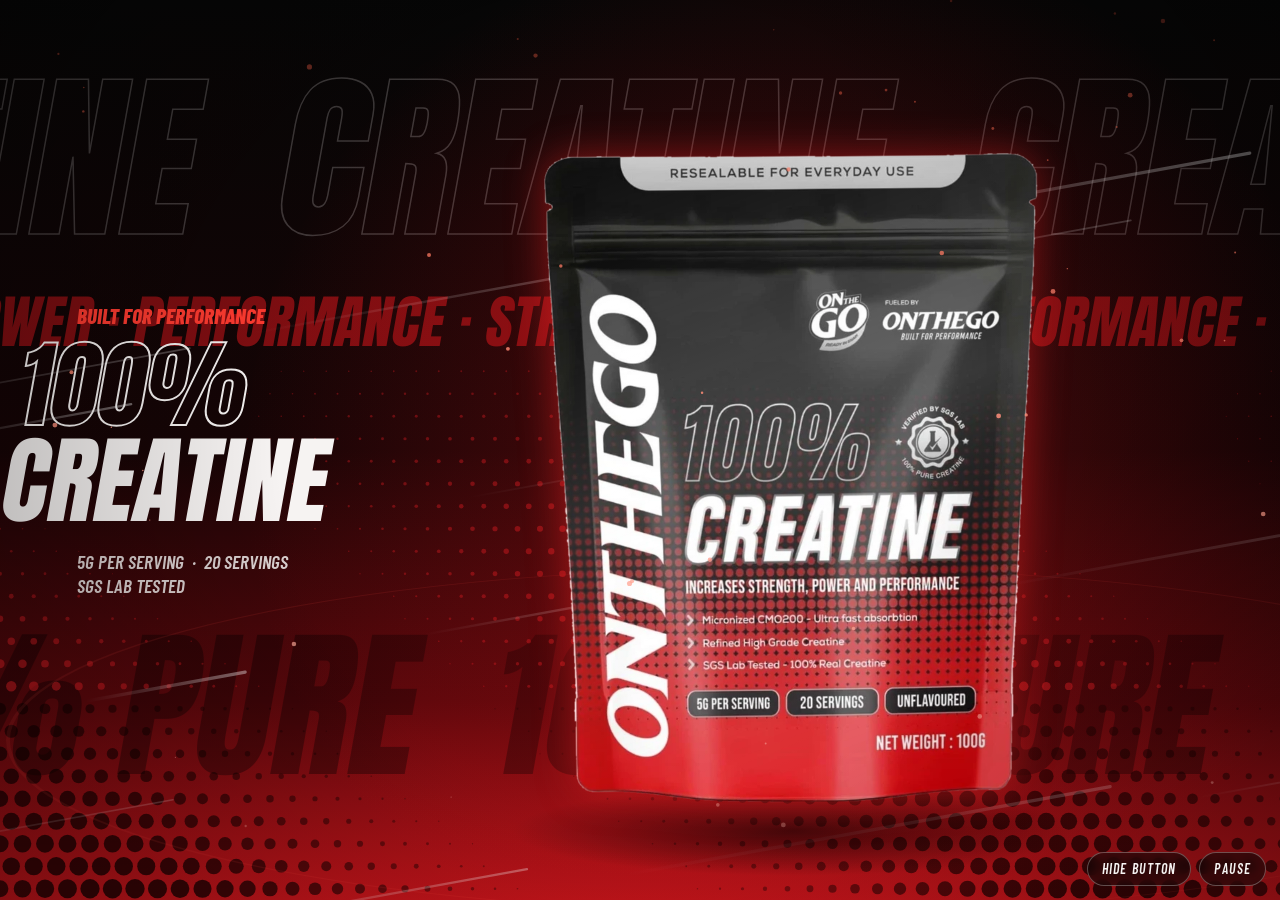
<file: assets/loops/creatine-surge.html>
<!doctype html><html lang="en"><head><meta charset=utf8><meta name=viewport content="width=device-width,initial-scale=1,viewport-fit=cover"><style>:root{color-scheme:light;box-sizing:border-box;padding-top:env(safe-area-inset-top,0px);padding-bottom:env(safe-area-inset-bottom,0px)}html{scroll-padding-top:env(safe-area-inset-top,0px)}body{margin:0;padding:0;font:14px -apple-system,BlinkMacSystemFont,sans-serif;background:#fff;color:#000}img{max-width:100%}[hidden]:not([hidden=until-found i]){display:none!important}</style></head><body>
<title>Creatine Surge Loop</title>
<meta name="claude:viewport-fit-sides" content="cover">
<link rel="preconnect" href="https://fonts.googleapis.com">
<link rel="stylesheet" href="https://fonts.googleapis.com/css2?family=Anton&family=Barlow+Condensed:ital,wght@1,600;1,800&display=swap">
<style>
/* Layout: full-bleed canvas scene (marquee type, halftone, product hero); one small control bottom-right */
:root{
  --ink:#070707;
  --red:#d9161c;
  --hot:#ff3b30;
  --white:#f6f3f2;
  --display:"Anton","Impact","Arial Narrow",sans-serif;
  --label:"Barlow Condensed","Arial Narrow",sans-serif;
  color-scheme:dark;
}
html,body{height:100%}
body{background:var(--ink);color:var(--white);overflow:hidden;font-family:var(--label)}
canvas{position:fixed;inset:0;width:100%;height:100%;display:block}
.bar{position:fixed;right:calc(14px + env(safe-area-inset-right,0px));bottom:calc(14px + env(safe-area-inset-bottom,0px));display:flex;gap:8px;z-index:5}
.bar button{font:italic 600 14px/1 var(--label);letter-spacing:.08em;text-transform:uppercase;color:var(--white);
  background:rgba(7,7,7,.55);border:1px solid rgba(246,243,242,.3);border-radius:999px;padding:9px 14px;cursor:pointer;backdrop-filter:blur(6px)}
.bar button:hover{border-color:var(--hot)}
.bar button:focus-visible{outline:2px solid var(--hot);outline-offset:2px}
</style>

<canvas id="c" role="img" aria-label="Looping animated background with the 100% Creatine pouch floating over a black and red halftone scene"></canvas>
<div class="bar"><button id="ui" type="button">Hide button</button><button id="playBtn" type="button">Pause</button></div>

<script>
const POUCH="[data-uri]";
const cv=document.getElementById('c'),ctx=cv.getContext('2d');
const LOOP=6, TAU=Math.PI*2;
let W,H,dpr,running=true,t0=performance.now(),paused=0;
const reduce=matchMedia('(prefers-reduced-motion: reduce)').matches;
const img=new Image();img.src=POUCH;

function resize(){dpr=Math.min(devicePixelRatio||1,2);W=innerWidth;H=innerHeight;cv.width=W*dpr;cv.height=H*dpr;ctx.setTransform(dpr,0,0,dpr,0,0);}
addEventListener('resize',()=>{resize();if(!running)draw(paused);});resize();

const rnd=(s=>()=>(s=(s*16807)%2147483647)/2147483647)(7);
const streaks=Array.from({length:22},()=>({y:rnd(),off:rnd(),len:.12+rnd()*.3,w:1+rnd()*2.5,speed:1+Math.floor(rnd()*2),a:.2+rnd()*.5}));
const sparks=Array.from({length:60},()=>({x:rnd(),off:rnd(),r:.6+rnd()*2,speed:1+Math.floor(rnd()*2),sway:rnd()*TAU}));

let _sc;function sheenCanvas(pw,ph){const w=Math.round(pw*dpr),h=Math.round(ph*dpr);if(!_sc)_sc=document.createElement('canvas');if(_sc.width!==w||_sc.height!==h){_sc.width=w;_sc.height=h;}return _sc;}
function fitFont(text,font,size,max){ctx.font=font(size);const w=ctx.measureText(text).width;if(w>max){size*=max/w;ctx.font=font(size);}return size;}
function marquee(text,y,size,dir,p,style,alpha){
  ctx.save();ctx.font=`${size}px Anton, Impact, sans-serif`;
  const unit=ctx.measureText(text).width;
  ctx.translate(0,y);ctx.transform(1,0,-0.18,1,0,0); // italic skew
  const off=((dir>0?p:1-p)*unit)%unit;
  ctx.globalAlpha=alpha;
  for(let x=-unit+off-unit; x<W+unit*2; x+=unit){
    if(style==='stroke'){ctx.lineWidth=1.5;ctx.strokeStyle='#f6f3f2';ctx.strokeText(text,x,0);}
    else{ctx.fillStyle=style;ctx.fillText(text,x,0);}
  }
  ctx.restore();
}

function draw(now){
  const t=((now-t0)/1000)%LOOP, p=t/LOOP;
  const beat=Math.pow(Math.max(0,Math.sin(p*TAU*2)),8);
  const portrait=H>W*1.05;

  // base gradient: black top into red floor, like the pouch
  const g=ctx.createLinearGradient(0,0,0,H);
  g.addColorStop(0,'#060606');g.addColorStop(.5,'#160405');g.addColorStop(.78,'#5a070b');g.addColorStop(1,'#c3141a');
  ctx.fillStyle=g;ctx.fillRect(0,0,W,H);

  // product anchor
  const ph=Math.min(H*(portrait?.48:.72), W*(portrait?.9:.42)/0.761);
  const pw=ph*0.761, cx=portrait?W/2:W*.62, cy=H*(portrait?.5:.52);

  // giant marquee type behind everything
  const big=Math.min(H*.2,W*.22);
  marquee('CREATINE  ',H*.26,big,1,p,'stroke',.22);
  marquee('STRENGTH · POWER · PERFORMANCE · ',H*.26+big*.62,big*.32,-1,p,'rgba(217,22,28,.55)',1);
  marquee('100% PURE  ',H*.86,big*.9,-1,p,'rgba(0,0,0,.35)',1);

  // halftone field with rolling diagonal wave
  const step=Math.max(14,Math.min(W,H)/40);
  for(let y=step/2;y<H+step;y+=step){
    const row=Math.round(y/step), shift=(row%2)*step/2, fy=y/H;
    for(let x=-step+shift;x<W+step;x+=step){
      const base=Math.max(0,(fy-.35)/.65);
      const wave=Math.sin((x/W*1.3-fy*1.1)*TAU-p*TAU*2);
      const s=base*(.5+.5*wave)+beat*base*.3;
      const r=step*.44*Math.min(1,s); if(r<.6)continue;
      ctx.fillStyle=(fy>.78?'rgba(15,0,0,':'rgba(225,30,36,')+(.3+.5*Math.min(1,s))+')';
      ctx.beginPath();ctx.arc(x,y,r,0,TAU);ctx.fill();
    }
  }

  // shockwave rings from the product on each beat
  for(let k=0;k<2;k++){
    const q=(p*2+k*.0)%1; // one ring per beat
    const rr=ph*(.35+q*1.1);
    ctx.save();ctx.translate(cx,cy+ph*.42);ctx.scale(1,.22);
    ctx.strokeStyle=`rgba(255,80,70,${(1-q)*.55})`;ctx.lineWidth=3/(.22)*(1-q)+1;
    ctx.beginPath();ctx.arc(0,0,rr,0,TAU);ctx.stroke();ctx.restore();
    break;
  }

  // glow behind pouch
  const gl=ctx.createRadialGradient(cx,cy,0,cx,cy,ph*.85);
  gl.addColorStop(0,`rgba(255,45,40,${.55+beat*.3})`);gl.addColorStop(.5,'rgba(200,20,25,.18)');gl.addColorStop(1,'rgba(200,20,25,0)');
  ctx.fillStyle=gl;ctx.fillRect(0,0,W,H);

  // speed streaks
  ctx.save();ctx.translate(W/2,H/2);ctx.rotate(-0.18);ctx.translate(-W/2,-H/2);
  for(const s of streaks){
    const prog=(p*s.speed+s.off)%1, x=-W*.4+prog*W*1.8, len=s.len*W, y=s.y*H*1.2-H*.1;
    const lg=ctx.createLinearGradient(x-len,0,x,0);
    lg.addColorStop(0,'rgba(255,255,255,0)');lg.addColorStop(1,`rgba(255,255,255,${s.a*(.6+beat*.4)})`);
    ctx.strokeStyle=lg;ctx.lineWidth=s.w;ctx.lineCap='round';
    ctx.beginPath();ctx.moveTo(x-len,y);ctx.lineTo(x,y);ctx.stroke();
  }
  ctx.restore();

  // pouch: float + slight tilt, contact shadow
  const bob=Math.sin(p*TAU)*ph*.025, tilt=Math.sin(p*TAU+1)*.03, punch=1+beat*.012;
  const shY=cy+ph*.5+ph*.06, shS=1-Math.sin(p*TAU)*.08;
  const sh=ctx.createRadialGradient(cx,shY,0,cx,shY,pw*.6*shS);
  sh.addColorStop(0,'rgba(0,0,0,.6)');sh.addColorStop(1,'rgba(0,0,0,0)');
  ctx.save();ctx.translate(cx,shY);ctx.scale(1,.16);ctx.translate(-cx,-shY);ctx.fillStyle=sh;ctx.fillRect(cx-pw,shY-pw,pw*2,pw*2);ctx.restore();
  if(img.complete&&img.naturalWidth){
    ctx.save();ctx.translate(cx,cy+bob);ctx.rotate(tilt);ctx.scale(punch,punch);
    ctx.shadowColor='rgba(255,40,40,.45)';ctx.shadowBlur=40+beat*30;
    ctx.drawImage(img,-pw/2,-ph/2,pw,ph);
    ctx.shadowBlur=0;
    // moving sheen, clipped to the pouch via an offscreen layer
    const oc=sheenCanvas(pw,ph), o=oc.getContext('2d');
    o.globalCompositeOperation='copy';o.drawImage(img,0,0,oc.width,oc.height);
    o.globalCompositeOperation='source-in';
    const sx=(-.4+p*1.8)*oc.width;
    const sg=o.createLinearGradient(sx-oc.width*.25,0,sx+oc.width*.25,oc.height);
    sg.addColorStop(0,'rgba(255,255,255,0)');sg.addColorStop(.5,'rgba(255,255,255,.18)');sg.addColorStop(1,'rgba(255,255,255,0)');
    o.fillStyle=sg;o.fillRect(0,0,oc.width,oc.height);
    ctx.drawImage(oc,-pw/2,-ph/2,pw,ph);
    ctx.restore();
  }

  // rising sparks in front
  for(const k of sparks){
    const prog=(p*k.speed+k.off)%1, y=H*(1.05-prog*1.15), x=k.x*W+Math.sin(prog*TAU+k.sway)*14, a=Math.sin(prog*Math.PI);
    ctx.fillStyle=`rgba(255,${210-prog*130|0},${200-prog*150|0},${a*.85})`;
    ctx.beginPath();ctx.arc(x,y,k.r,0,TAU);ctx.fill();
  }

  // headline block (landscape: left; portrait: top)
  ctx.save();ctx.fillStyle='#f6f3f2';ctx.textBaseline='alphabetic';
  if(!portrait){
    const lx=Math.max(24,W*.06); let s=Math.min(W*.075,H*.14); ctx.font=`${s}px Anton, Impact, sans-serif`; {const maxW=(cx-pw*.55)-lx-10, w=ctx.measureText('CREATINE').width; if(w>maxW) s*=maxW/w;}
    ctx.font=`italic 800 ${s*.22}px "Barlow Condensed", sans-serif`;ctx.fillStyle='#ff3b30';
    ctx.fillText('BUILT FOR PERFORMANCE',lx,H*.36);
    ctx.transform(1,0,-0.18,1,lx*0.18,0);ctx.fillStyle='#f6f3f2';
    ctx.font=`${s}px Anton, Impact, sans-serif`;ctx.lineWidth=2;ctx.strokeStyle='#f6f3f2';
    ctx.strokeText('100%',lx,H*.36+s*1.05);ctx.fillText('CREATINE',lx,H*.36+s*2.05);
    ctx.setTransform(dpr,0,0,dpr,0,0);
    ctx.font=`italic 600 ${s*.2}px "Barlow Condensed", sans-serif`;ctx.fillStyle='rgba(246,243,242,.85)';
    ctx.fillText('5G PER SERVING  ·  20 SERVINGS',lx,H*.36+s*2.55);ctx.fillText('SGS LAB TESTED',lx,H*.36+s*2.8);
  }else{
    const s=Math.min(W*.13,H*.07);ctx.textAlign='center';
    ctx.font=`italic 800 ${s*.32}px "Barlow Condensed", sans-serif`;ctx.fillStyle='#ff3b30';
    ctx.fillText('BUILT FOR PERFORMANCE',W/2,H*.11);
    ctx.fillStyle='#f6f3f2';
    const hs=fitFont('100% CREATINE',z=>`${z}px Anton, Impact, sans-serif`,s,W-40);
    ctx.fillText('100% CREATINE',W/2,H*.11+hs*1.05);
    fitFont('5G PER SERVING  ·  20 SERVINGS  ·  SGS LAB TESTED',z=>`italic 600 ${z}px "Barlow Condensed", sans-serif`,s*.3,W-40);ctx.fillStyle='rgba(246,243,242,.9)';
    ctx.fillText('5G PER SERVING  ·  20 SERVINGS  ·  SGS LAB TESTED',W/2,H*.86);
  }
  ctx.restore();

  // vignette
  const vg=ctx.createRadialGradient(W/2,H/2,Math.min(W,H)*.4,W/2,H/2,Math.max(W,H)*.8);
  vg.addColorStop(0,'rgba(0,0,0,0)');vg.addColorStop(1,'rgba(0,0,0,.5)');
  ctx.fillStyle=vg;ctx.fillRect(0,0,W,H);
}
function loop(now){draw(now);if(running)requestAnimationFrame(loop);}

const playBtn=document.getElementById('playBtn');
function start(){
  if(reduce){running=false;paused=performance.now();playBtn.textContent='Play';draw(paused);}
  else requestAnimationFrame(loop);
}
Promise.all([document.fonts.load('40px Anton'),document.fonts.load('italic 800 20px "Barlow Condensed"'),document.fonts.load('italic 600 20px "Barlow Condensed"'),img.decode().catch(()=>{})]).catch(()=>{}).finally(start);

playBtn.onclick=()=>{
  if(running){running=false;paused=performance.now();playBtn.textContent='Play';}
  else{running=true;t0+=performance.now()-paused;playBtn.textContent='Pause';requestAnimationFrame(loop);}
};
const ui=document.getElementById('ui');
ui.onclick=()=>{document.querySelector('.bar').hidden=true;};
cv.addEventListener('click',()=>{document.querySelector('.bar').hidden=false;});
</script>

<script>
/* Portfolio embed hook: hide controls when framed; parent sends 'loop:play' / 'loop:pause' */
(function(){
  if (window.self === window.top) return;
  var bar = document.querySelector('.bar'); if (bar) bar.style.display = 'none';
  var btn = document.getElementById('playBtn');
  addEventListener('message', function(e){
    if (!btn || e.source !== window.parent) return;
    var playing = btn.textContent.trim() === 'Pause';
    if ((e.data === 'loop:pause' && playing) || (e.data === 'loop:play' && !playing)) btn.click();
  });
})();
</script>
</body></html>
</file>
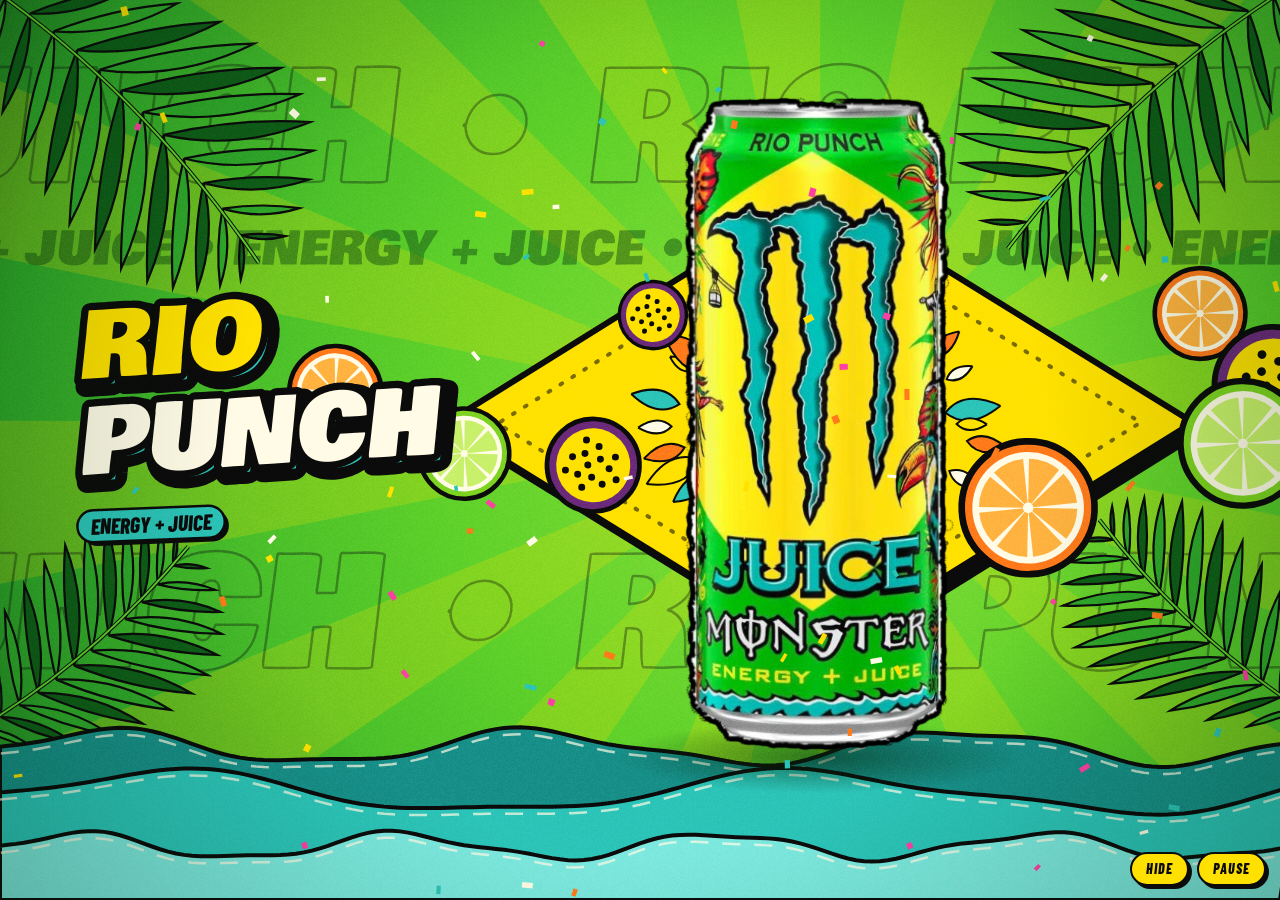
<file: assets/loops/rio-punch.html>
<!doctype html><html lang="en"><head><meta charset="utf-8"><meta name="viewport" content="width=device-width,initial-scale=1,viewport-fit=cover"><style>body{margin:0}[hidden]{display:none!important}</style></head><body>
<title>Rio Punch Carnival Loop</title>
<meta name="claude:viewport-fit-sides" content="cover">
<link rel="preconnect" href="https://fonts.googleapis.com">
<link rel="stylesheet" href="https://fonts.googleapis.com/css2?family=Bowlby+One&family=Barlow+Condensed:ital,wght@1,700;1,800&display=swap">
<style>
/* Layout: full-bleed canvas carnival scene, can as hero; one small control pill bottom-right */
:root{
  --jungle:#0f5e18;
  --lime:#5fd12a;
  --sun:#ffe100;
  --teal:#2cc4b8;
  --ink:#0b0b0b;
  --cream:#fffbe6;
  --display:"Bowlby One","Arial Black",Impact,sans-serif;
  --label:"Barlow Condensed","Arial Narrow",sans-serif;
}
html,body{height:100%}
body{background:var(--jungle);color:var(--cream);overflow:hidden;font-family:var(--label)}
canvas{position:fixed;inset:0;width:100%;height:100%;display:block}
.bar{position:fixed;right:calc(14px + env(safe-area-inset-right,0px));bottom:calc(14px + env(safe-area-inset-bottom,0px));display:flex;gap:8px;z-index:5}
.bar button{font:italic 800 14px/1 var(--label);letter-spacing:.08em;text-transform:uppercase;color:var(--ink);
  background:var(--sun);border:2.5px solid var(--ink);border-radius:999px;padding:8px 14px;cursor:pointer;box-shadow:3px 3px 0 var(--ink)}
.bar button:active{transform:translate(2px,2px);box-shadow:1px 1px 0 var(--ink)}
.bar button:focus-visible{outline:3px solid var(--teal);outline-offset:2px}
</style>

<canvas id="c" role="img" aria-label="Looping carnival scene with the Rio Punch can floating over a rotating sunburst, tropical leaves, fruit and teal waves"></canvas>
<div class="bar"><button id="ui" type="button">Hide</button><button id="playBtn" type="button">Pause</button></div>

<script>
const CAN="[data-uri]";
const cv=document.getElementById('c'),ctx=cv.getContext('2d');
const LOOP=8, BEATS=8, TAU=Math.PI*2;
const C={jungle:'#0f5e18',deep:'#0a4512',lime:'#5fd12a',green:'#2fa82a',sun:'#ffe100',teal:'#2cc4b8',tealD:'#178f88',ink:'#0b0b0b',cream:'#fffbe6',orange:'#ff7a1a',red:'#ff3d2e',pink:'#ff3fa4',purple:'#6b2a7a'};
let W,H,dpr,running=true,t0=performance.now(),paused=0;
const reduce=matchMedia('(prefers-reduced-motion: reduce)').matches;
const img=new Image();img.src=CAN;

function resize(){dpr=Math.min(devicePixelRatio||1,2);W=innerWidth;H=innerHeight;cv.width=W*dpr;cv.height=H*dpr;ctx.setTransform(dpr,0,0,dpr,0,0);}
addEventListener('resize',()=>{resize();if(!running)draw(paused);});resize();

const rnd=(s=>()=>(s=(s*16807)%2147483647)/2147483647)(1234);
const confetti=Array.from({length:90},()=>({x:rnd(),off:rnd(),sp:1+Math.floor(rnd()*2),spin:(rnd()<.5?-1:1)*(1+Math.floor(rnd()*3)),w:5+rnd()*7,h:3+rnd()*4,c:[C.sun,C.teal,C.orange,C.pink,C.cream][Math.floor(rnd()*5)],sway:rnd()*TAU}));
const fruits=Array.from({length:9},(_,i)=>({kind:['orange','passion','lime'][i%3],ang:i/9*TAU+rnd()*.4,rad:.55+rnd()*.35,size:.7+rnd()*.6,spin:(rnd()<.5?-1:1),dy:rnd()*TAU}));
const drops=Array.from({length:28},(_,i)=>({a:i/28*TAU+rnd()*.2,v:.6+rnd()*.7,s:.6+rnd()*.9,c:[C.teal,C.sun,C.orange,C.cream][i%4]}));

// grain
const grain=document.createElement('canvas');grain.width=grain.height=160;{const g=grain.getContext('2d'),d=g.createImageData(160,160);for(let i=0;i<d.data.length;i+=4){const v=rnd()*255;d.data[i]=d.data[i+1]=d.data[i+2]=v;d.data[i+3]=255;}g.putImageData(d,0,0);}
let grainPat;

function fitFont(text,font,size,max){ctx.font=font(size);const w=ctx.measureText(text).width;if(w>max){size*=max/w;ctx.font=font(size);}return size;}

function sunburst(cx,cy,R,p,beat){
  const n=16, rot=p*TAU/n; // advances one ray per loop, seamless
  ctx.save();ctx.translate(cx,cy);ctx.rotate(rot);
  for(let i=0;i<n;i++){
    const a=i/n*TAU, b=a+TAU/n*.5;
    ctx.beginPath();ctx.moveTo(0,0);ctx.arc(0,0,R,a,b);ctx.closePath();
    ctx.fillStyle=`rgba(255,225,0,${.16+beat*.08})`;ctx.fill();
  }
  ctx.restore();
}

function rhombus(cx,cy,w,h,rot,fill,stroke,lw){
  ctx.save();ctx.translate(cx,cy);ctx.rotate(rot);
  ctx.beginPath();ctx.moveTo(0,-h/2);ctx.lineTo(w/2,0);ctx.lineTo(0,h/2);ctx.lineTo(-w/2,0);ctx.closePath();
  ctx.lineJoin='round';
  if(fill){ctx.fillStyle=fill;ctx.fill();}
  if(stroke){ctx.strokeStyle=stroke;ctx.lineWidth=lw;ctx.stroke();}
  ctx.restore();
}

function frond(x,y,len,ang,sway,flip){
  ctx.save();ctx.translate(x,y);ctx.rotate(ang+sway);ctx.scale(1,flip);
  const n=13, bend=len*.25;
  const pt=t=>[len*t, bend*t*t];
  for(const side of [-1,1]){
    for(let i=1;i<n;i++){
      const t=i/n,[px,py]=pt(t), L=len*.42*Math.sin(Math.PI*(t*.9+.08)), a=side*(1.05-t*.35)+ .25;
      ctx.save();ctx.translate(px,py);ctx.rotate(a*side>0?a:a);
      ctx.beginPath();ctx.moveTo(0,0);ctx.quadraticCurveTo(L*.5,-L*.13*side,L,side*L*.05);ctx.quadraticCurveTo(L*.5,L*.1*side,0,0);
      ctx.fillStyle=i%2?C.green:C.jungle;ctx.fill();ctx.lineWidth=2.2;ctx.strokeStyle=C.ink;ctx.stroke();
      ctx.restore();
    }
  }
  ctx.beginPath();ctx.moveTo(0,0);ctx.quadraticCurveTo(len*.5,bend*.1,len,bend);ctx.lineWidth=4;ctx.strokeStyle=C.ink;ctx.stroke();
  ctx.lineWidth=2;ctx.strokeStyle=C.lime;ctx.stroke();
  ctx.restore();
}

function fruit(kind,x,y,r,rot){
  ctx.save();ctx.translate(x,y);ctx.rotate(rot);ctx.lineWidth=Math.max(2,r*.1);ctx.strokeStyle=C.ink;
  if(kind==='orange'||kind==='lime'){
    const rind=kind==='orange'?C.orange:'#7ed321', flesh=kind==='orange'?'#ffb23f':'#c8f06a';
    ctx.beginPath();ctx.arc(0,0,r,0,TAU);ctx.fillStyle=rind;ctx.fill();ctx.stroke();
    ctx.beginPath();ctx.arc(0,0,r*.84,0,TAU);ctx.fillStyle=C.cream;ctx.fill();
    for(let i=0;i<8;i++){const a=i/8*TAU;ctx.beginPath();ctx.moveTo(0,0);ctx.arc(0,0,r*.74,a+.06,a+TAU/8-.06);ctx.closePath();ctx.fillStyle=flesh;ctx.fill();}
    ctx.beginPath();ctx.arc(0,0,r*.08,0,TAU);ctx.fillStyle=C.cream;ctx.fill();
  }else{
    ctx.beginPath();ctx.arc(0,0,r,0,TAU);ctx.fillStyle=C.purple;ctx.fill();ctx.stroke();
    ctx.beginPath();ctx.arc(0,0,r*.8,0,TAU);ctx.fillStyle=C.sun;ctx.fill();
    for(let i=0;i<14;i++){const a=i*2.39996,d=r*.62*Math.sqrt((i+.5)/14);ctx.beginPath();ctx.arc(Math.cos(a)*d,Math.sin(a)*d,r*.075,0,TAU);ctx.fillStyle=C.ink;ctx.fill();}
  }
  ctx.restore();
}

function waves(p){
  const base=H*.88, layers=[{c:C.tealD,amp:.018,k:3,dir:1,dy:-.05},{c:C.teal,amp:.022,k:2,dir:-1,dy:0},{c:'#7ce8de',amp:.014,k:4,dir:1,dy:.06}];
  for(const L of layers){
    const y0=base+H*L.dy, A=H*L.amp;
    ctx.beginPath();ctx.moveTo(0,H);
    for(let x=0;x<=W+8;x+=8){const y=y0+Math.sin(x/W*TAU*L.k+p*TAU*L.dir)*A+Math.sin(x/W*TAU*L.k*2.3+p*TAU*L.dir*2)*A*.25;ctx.lineTo(x,y);}
    ctx.lineTo(W,H);ctx.closePath();ctx.fillStyle=L.c;ctx.fill();
    ctx.lineWidth=4;ctx.strokeStyle=C.ink;ctx.stroke();
    // crest highlight
    ctx.beginPath();
    for(let x=0;x<=W+8;x+=8){const y=y0+Math.sin(x/W*TAU*L.k+p*TAU*L.dir)*A+Math.sin(x/W*TAU*L.k*2.3+p*TAU*L.dir*2)*A*.25+7;x?ctx.lineTo(x,y):ctx.moveTo(x,y);}
    ctx.setLineDash([18,14]);ctx.lineDashOffset=-p*32*L.dir*4;ctx.lineWidth=2.5;ctx.strokeStyle='rgba(255,251,230,.7)';ctx.stroke();ctx.setLineDash([]);
  }
}

function marquee(text,y,size,dir,p,mode){
  ctx.save();ctx.font=`${size}px "Bowlby One", "Arial Black", sans-serif`;
  const unit=ctx.measureText(text).width, off=((dir>0?p:1-p)*unit)%unit;
  ctx.translate(0,y);ctx.transform(1,0,-0.12,1,0,0);ctx.lineJoin='round';
  for(let x=off-unit*2;x<W+unit*2;x+=unit){
    if(mode==='outline'){ctx.lineWidth=2.5;ctx.strokeStyle='rgba(11,11,11,.35)';ctx.strokeText(text,x,0);}
    else{ctx.fillStyle=mode;ctx.fillText(text,x,0);}
  }
  ctx.restore();
}

function sticker(text,x,y,size,align,fill){
  ctx.save();ctx.font=`${size}px "Bowlby One", "Arial Black", sans-serif`;ctx.textAlign=align;ctx.lineJoin='round';
  ctx.translate(x,y);ctx.transform(1,-0.06,-0.1,1,0,0);
  ctx.lineWidth=size*.26;ctx.strokeStyle=C.ink;ctx.strokeText(text,size*.07,size*.07);
  ctx.fillStyle=C.teal;ctx.fillText(text,size*.07,size*.07);
  ctx.lineWidth=size*.16;ctx.strokeStyle=C.ink;ctx.strokeText(text,0,0);
  ctx.fillStyle=fill;ctx.fillText(text,0,0);
  ctx.restore();
}

function pill(text,x,y,size,align){
  ctx.save();ctx.font=`italic 800 ${size}px "Barlow Condensed", sans-serif`;
  const w=ctx.measureText(text).width+size*1.2, h=size*1.45;
  let lx=align==='center'?x-w/2:x;
  ctx.translate(lx,y);ctx.rotate(-.04);
  ctx.fillStyle=C.ink;roundRect(4,4,w,h,h/2);ctx.fill();
  ctx.fillStyle=C.teal;roundRect(0,0,w,h,h/2);ctx.fill();ctx.lineWidth=2.5;ctx.strokeStyle=C.ink;ctx.stroke();
  ctx.fillStyle=C.ink;ctx.textBaseline='middle';ctx.fillText(text,size*.6,h/2+1);
  ctx.restore();
}
function roundRect(x,y,w,h,r){ctx.beginPath();ctx.moveTo(x+r,y);ctx.arcTo(x+w,y,x+w,y+h,r);ctx.arcTo(x+w,y+h,x,y+h,r);ctx.arcTo(x,y+h,x,y,r);ctx.arcTo(x,y,x+w,y,r);ctx.closePath();}

let _sc;function layer(w,h){w=Math.max(1,Math.round(w*dpr));h=Math.max(1,Math.round(h*dpr));if(!_sc)_sc=document.createElement('canvas');if(_sc.width!==w||_sc.height!==h){_sc.width=w;_sc.height=h;}return _sc;}

function draw(now){
  const t=((now-t0)/1000)%LOOP, p=t/LOOP;
  const bp=(p*BEATS)%1, beatIdx=Math.floor(p*BEATS);
  const beat=Math.pow(1-bp,4);
  const portrait=H>W*1.05;

  // jungle radial background
  const ch=Math.min(H*(portrait?.5:.7), W*(portrait?.62:.3)/0.403), cw=ch*0.403;
  const cx=portrait?W/2:W*.64, cy=portrait?H*.5:H*.47;
  const bg=ctx.createRadialGradient(cx,cy,0,cx,cy,Math.max(W,H)*.85);
  bg.addColorStop(0,'#8be03a');bg.addColorStop(.35,C.lime);bg.addColorStop(.75,C.green);bg.addColorStop(1,C.deep);
  ctx.fillStyle=bg;ctx.fillRect(0,0,W,H);

  sunburst(cx,cy,Math.max(W,H)*1.2,p,beat);

  // background marquees
  const big=Math.min(H*.17,W*.17);
  marquee('RIO PUNCH • ',H*.2,big,1,p,'outline');
  marquee('ENERGY + JUICE • ',H*.2+big*.55,big*.3,-1,p,'rgba(11,69,18,.45)');
  marquee('RIO PUNCH • ',H*.74,big,-1,p,'outline');

  // flag diamond behind can, with beat echo
  const rw=ch*(portrait?1.25:1.15), rh=rw*.62, rrot=Math.sin(p*TAU)*.04;
  const echo=bp; rhombus(cx,cy,rw*(1+echo*.55),rh*(1+echo*.55),rrot,null,`rgba(255,225,0,${(1-echo)*.8})`,6*(1-echo)+1);
  rhombus(cx+10,cy+12,rw*(1+beat*.04),rh*(1+beat*.04),rrot,C.ink);
  rhombus(cx,cy,rw*(1+beat*.04),rh*(1+beat*.04),rrot,C.sun,C.ink,6);
  // dotted inner stitch
  ctx.save();ctx.setLineDash([2,12]);ctx.lineCap='round';rhombus(cx,cy,rw*.86*(1+beat*.04),rh*.86*(1+beat*.04),rrot,null,'rgba(11,11,11,.55)',4);ctx.restore();

  // palm fronds framing corners
  const fl=Math.max(W,H)*(portrait?.42:.3);
  frond(-fl*.05,-fl*.05,fl,.55,Math.sin(p*TAU)*.06,1);
  frond(W+fl*.05,-fl*.05,fl,Math.PI-.55,-Math.sin(p*TAU+1)*.06,-1);
  frond(-fl*.1,H*.82,fl*.75,-.5,Math.sin(p*TAU*2+2)*.05,-1);
  frond(W+fl*.1,H*.8,fl*.75,Math.PI+.5,-Math.sin(p*TAU*2)*.05,1);

  waves(p);

  // juice splash burst each beat
  for(const d of drops){
    const a=d.a+beatIdx*.37, dist=ch*(.18+bp*d.v*.7), s=cw*.07*d.s*(1-bp*.7);
    const x=cx+Math.cos(a)*dist*1.15, y=cy+Math.sin(a)*dist*.8+bp*bp*ch*.12;
    if(bp>.85)continue;
    ctx.save();ctx.translate(x,y);ctx.rotate(a+Math.PI/2);
    ctx.beginPath();ctx.moveTo(0,-s*1.6);ctx.quadraticCurveTo(s,0,0,s);ctx.quadraticCurveTo(-s,0,0,-s*1.6);
    ctx.fillStyle=d.c;ctx.fill();ctx.lineWidth=2;ctx.strokeStyle=C.ink;ctx.stroke();ctx.restore();
  }

  // orbiting fruit (behind half)
  const drawFruits=front=>{for(const f of fruits){
    const a=f.ang+p*TAU, z=Math.sin(a);
    if((z>0)!==front)continue;
    const R=ch*f.rad, x=cx+Math.cos(a)*R*(portrait?.95:1.05), y=cy+z*R*.22+Math.sin(p*TAU*2+f.dy)*ch*.03-ch*.05;
    const sc=.75+.25*(z+1)/2;
    fruit(f.kind,x,y,cw*.22*f.size*sc,p*TAU*f.spin);
  }};
  drawFruits(false);

  // contact shadow
  const bob=Math.sin(p*TAU*2)*ch*.018, tilt=Math.sin(p*TAU)*.05, punch=1+beat*.025;
  ctx.save();ctx.translate(cx,cy+ch*.53);ctx.scale(1,.18);
  const sh=ctx.createRadialGradient(0,0,0,0,0,cw*.8);sh.addColorStop(0,'rgba(5,40,10,.55)');sh.addColorStop(1,'rgba(5,40,10,0)');
  ctx.fillStyle=sh;ctx.fillRect(-cw,-cw,cw*2,cw*2);ctx.restore();

  // can with outline sticker edge + sheen
  if(img.complete&&img.naturalWidth){
    const oc=layer(cw,ch),o=oc.getContext('2d');
    o.globalCompositeOperation='copy';o.drawImage(img,0,0,oc.width,oc.height);
    o.globalCompositeOperation='source-atop';
    const sx=(-.6+((p*2)%1)*2.2)*oc.width;
    const sg=o.createLinearGradient(sx-oc.width*.3,0,sx+oc.width*.3,oc.height*.25);
    sg.addColorStop(0,'rgba(255,255,255,0)');sg.addColorStop(.5,'rgba(255,255,255,.28)');sg.addColorStop(1,'rgba(255,255,255,0)');
    o.fillStyle=sg;o.fillRect(0,0,oc.width,oc.height);
    ctx.save();ctx.translate(cx,cy+bob);ctx.rotate(tilt);ctx.scale(punch,punch);
    // thick ink outline: draw silhouette offsets
    ctx.filter='brightness(0)';
    for(let i=0;i<12;i++){const a=i/12*TAU;ctx.drawImage(img,-cw/2+Math.cos(a)*5,-ch/2+Math.sin(a)*5,cw,ch);}
    ctx.filter='none';
    ctx.drawImage(oc,-cw/2,-ch/2,cw,ch);
    ctx.restore();
  }

  drawFruits(true);

  // confetti
  for(const k of confetti){
    const prog=(p*k.sp+k.off)%1, y=-H*.08+prog*H*1.15, x=k.x*W+Math.sin(prog*TAU*2+k.sway)*24;
    ctx.save();ctx.translate(x,y);ctx.rotate(p*TAU*k.spin+k.sway);ctx.scale(1,Math.cos(p*TAU*k.spin*2));
    ctx.fillStyle=k.c;ctx.fillRect(-k.w/2,-k.h/2,k.w,k.h);ctx.restore();
  }

  // headline
  if(!portrait){
    const lx=Math.max(28,W*.06), maxW=(cx-rw*.5)-lx;
    let s=fitFont('PUNCH',z=>`${z}px "Bowlby One", sans-serif`,Math.min(H*.16,W*.1),maxW*.95);
    const y0=H*.42+beat*0; 
    sticker('RIO',lx,y0,s,'left',C.sun);
    sticker('PUNCH',lx,y0+s*1.05,s,'left',C.cream);
    pill('ENERGY + JUICE',lx,y0+s*1.45,Math.max(14,s*.24),'left');
  }else{
    const s=fitFont('RIO PUNCH',z=>`${z}px "Bowlby One", sans-serif`,Math.min(W*.15,H*.075),W-56);
    sticker('RIO PUNCH',W/2,H*.15,s,'center',C.sun);
    pill('ENERGY + JUICE',W/2,H*.15+s*.45,Math.max(14,s*.3),'center');
  }

  // grain + edge vignette
  if(!grainPat)grainPat=ctx.createPattern(grain,'repeat');
  ctx.save();ctx.globalAlpha=.06;ctx.globalCompositeOperation='overlay';ctx.fillStyle=grainPat;ctx.fillRect(0,0,W,H);ctx.restore();
  const vg=ctx.createRadialGradient(W/2,H/2,Math.min(W,H)*.45,W/2,H/2,Math.max(W,H)*.85);
  vg.addColorStop(0,'rgba(0,30,5,0)');vg.addColorStop(1,'rgba(0,30,5,.45)');ctx.fillStyle=vg;ctx.fillRect(0,0,W,H);
}
function loop(now){draw(now);if(running)requestAnimationFrame(loop);}

const playBtn=document.getElementById('playBtn');
function start(){if(reduce){running=false;paused=performance.now();playBtn.textContent='Play';draw(paused);}else requestAnimationFrame(loop);}
Promise.all([document.fonts.load('40px "Bowlby One"'),document.fonts.load('italic 800 20px "Barlow Condensed"'),img.decode().catch(()=>{})]).catch(()=>{}).finally(start);
playBtn.onclick=()=>{if(running){running=false;paused=performance.now();playBtn.textContent='Play';}else{running=true;t0+=performance.now()-paused;playBtn.textContent='Pause';requestAnimationFrame(loop);}};
document.getElementById('ui').onclick=e=>{e.stopPropagation();document.querySelector('.bar').hidden=true;};
cv.addEventListener('click',()=>{document.querySelector('.bar').hidden=false;});
</script>

<script>
/* Portfolio embed hook: hide controls when framed; parent sends 'loop:play' / 'loop:pause' */
(function(){
  if (window.self === window.top) return;
  var bar = document.querySelector('.bar'); if (bar) bar.style.display = 'none';
  var btn = document.getElementById('playBtn');
  addEventListener('message', function(e){
    if (!btn || e.source !== window.parent) return;
    var playing = btn.textContent.trim() === 'Pause';
    if ((e.data === 'loop:pause' && playing) || (e.data === 'loop:play' && !playing)) btn.click();
  });
})();
</script>
</body></html>
</file>
